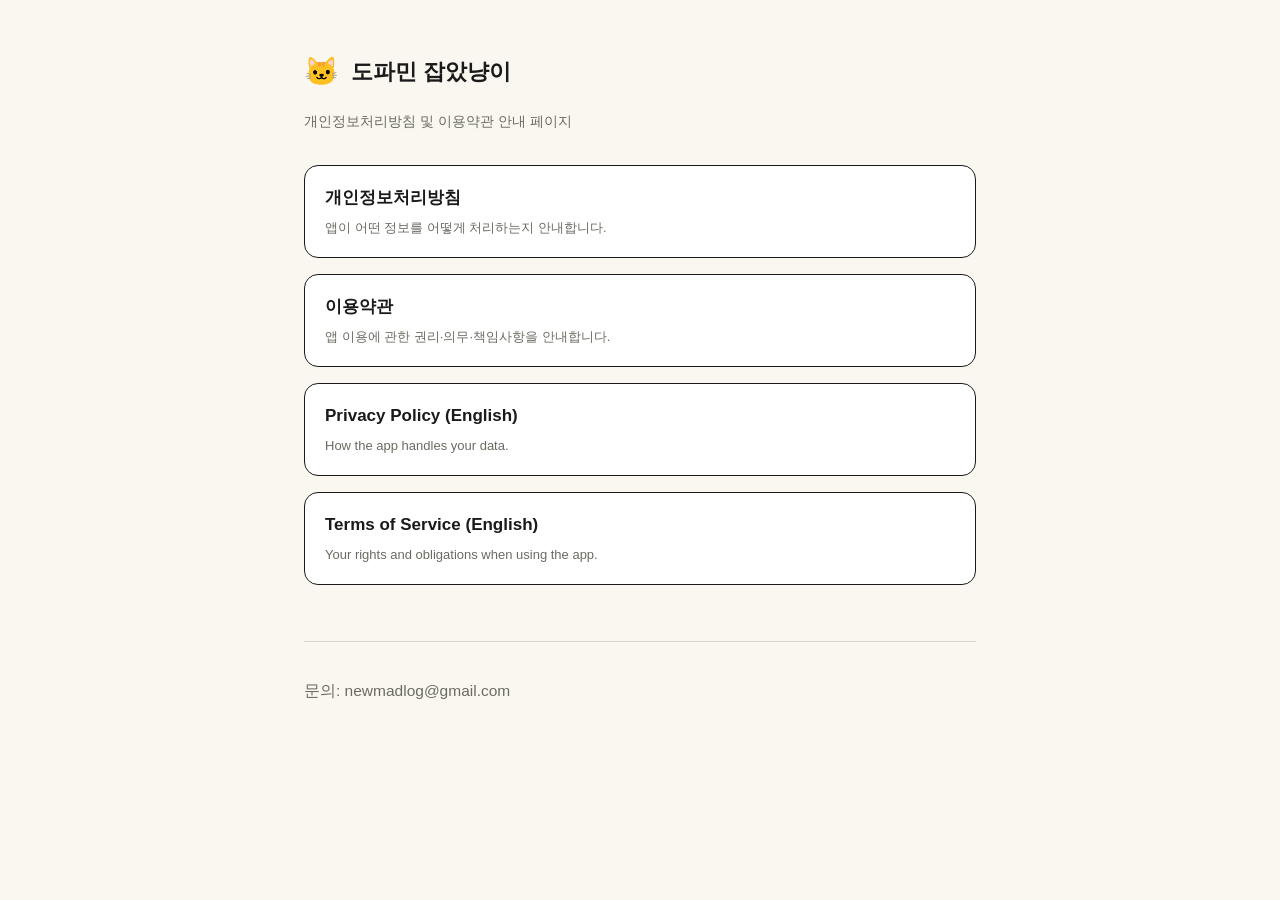
<file: index.html>
<!doctype html>
<html lang="ko">
<head>
<meta charset="utf-8" />
<meta name="viewport" content="width=device-width, initial-scale=1" />
<title>도파민 잡았냥이 / Doomscroll Cat - 정책 문서</title>
<link rel="stylesheet" href="style.css" />
</head>
<body>
<div class="page">
  <header class="site-header">
    <span class="mark">🐱</span>
    <h1>도파민 잡았냥이</h1>
  </header>
  <p class="effective-date">개인정보처리방침 및 이용약관 안내 페이지</p>

  <div class="index-links">
    <a href="privacy.html">
      개인정보처리방침
      <span>앱이 어떤 정보를 어떻게 처리하는지 안내합니다.</span>
    </a>
    <a href="terms.html">
      이용약관
      <span>앱 이용에 관한 권리·의무·책임사항을 안내합니다.</span>
    </a>
    <a href="privacy.en.html" lang="en">
      Privacy Policy (English)
      <span>How the app handles your data.</span>
    </a>
    <a href="terms.en.html" lang="en">
      Terms of Service (English)
      <span>Your rights and obligations when using the app.</span>
    </a>
  </div>

  <footer class="site-footer">
    <p>문의: newmadlog@gmail.com</p>
  </footer>
</div>
</body>
</html>
</file>
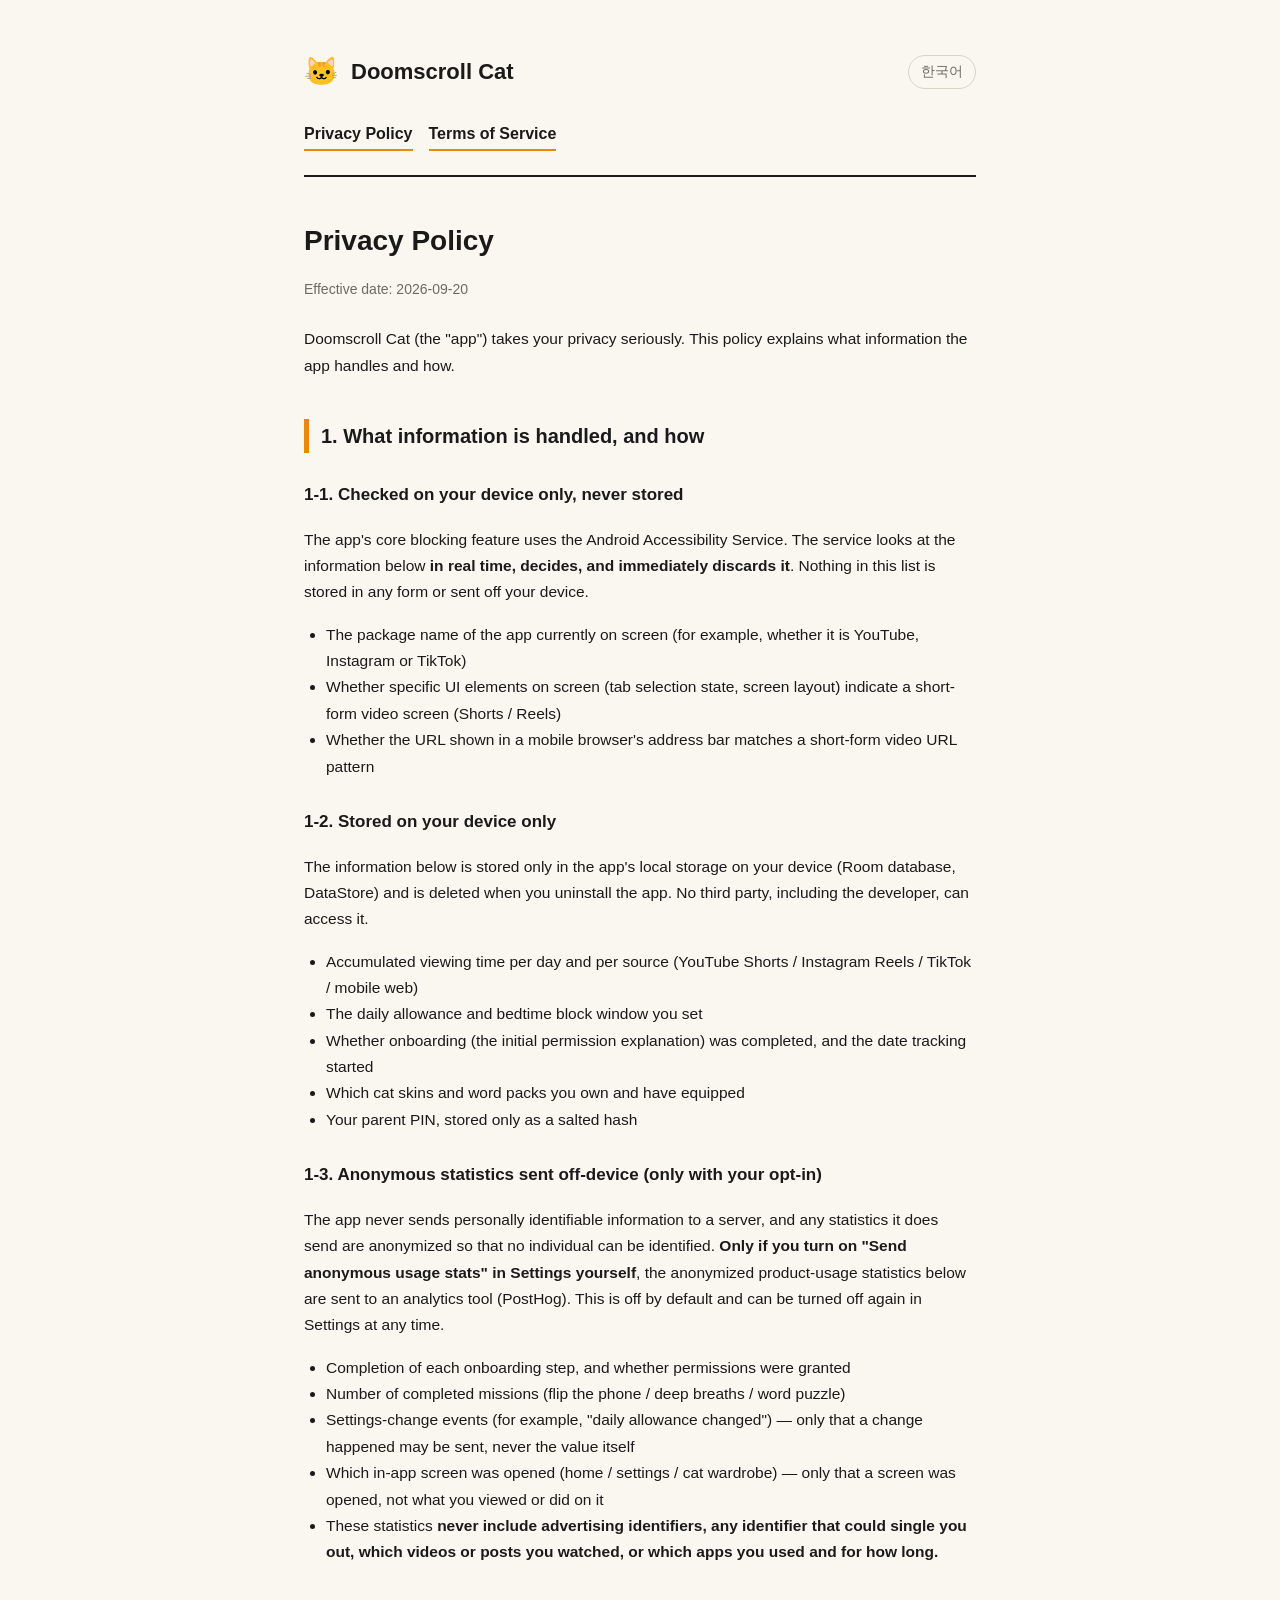
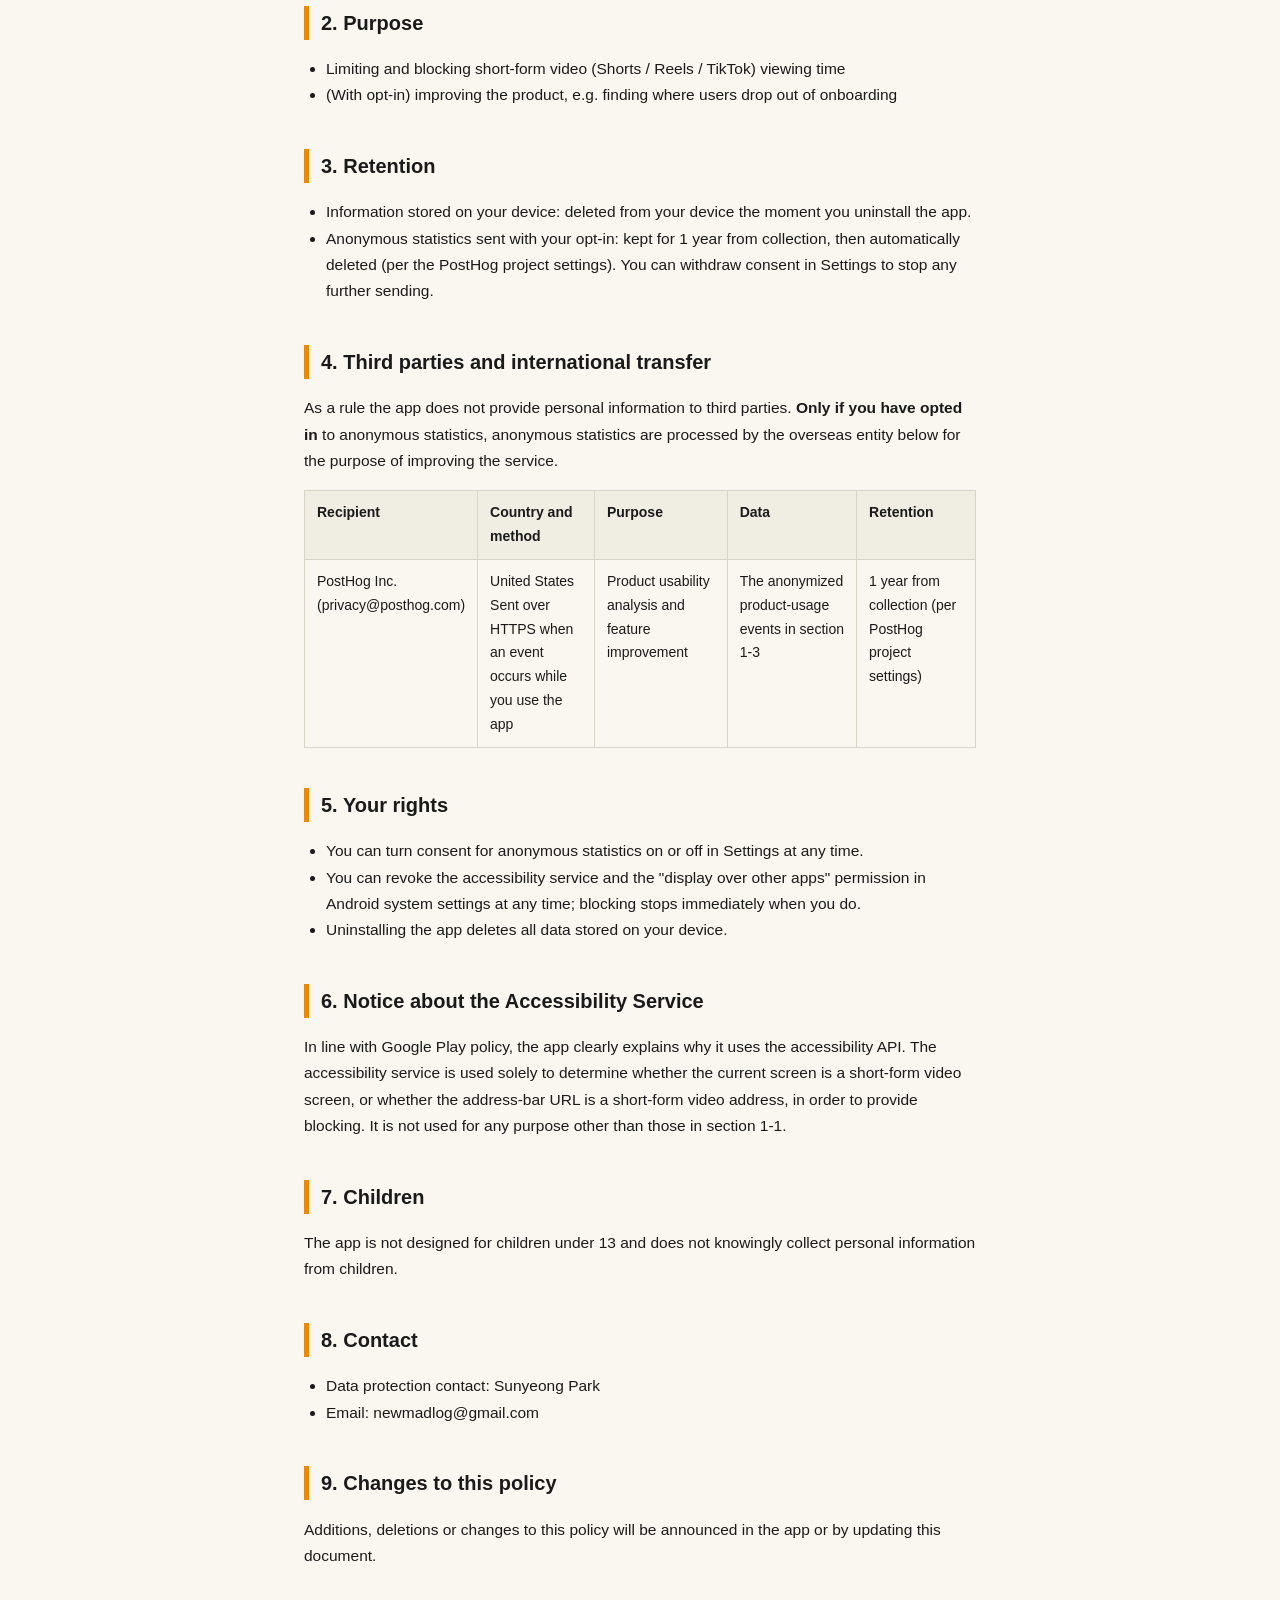
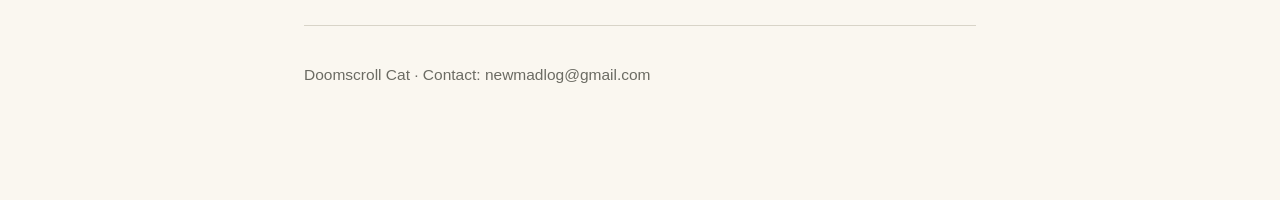
<file: privacy.en.html>
<!doctype html>
<html lang="en">
<head>
<meta charset="utf-8" />
<meta name="viewport" content="width=device-width, initial-scale=1" />
<title>Privacy Policy - Doomscroll Cat</title>
<link rel="stylesheet" href="style.css" />
</head>
<body>
<div class="page">
  <header class="site-header">
    <span class="mark">🐱</span>
    <h1>Doomscroll Cat</h1>
    <a class="lang-switch" href="privacy.html" lang="ko">한국어</a>
  </header>
  <nav class="doc-links">
    <a href="privacy.en.html">Privacy Policy</a>
    <a href="terms.en.html">Terms of Service</a>
  </nav>

  <h1 class="doc-title">Privacy Policy</h1>
  <p class="effective-date">Effective date: 2026-09-20</p>

  <p>Doomscroll Cat (the "app") takes your privacy seriously. This policy explains what
  information the app handles and how.</p>

  <h2>1. What information is handled, and how</h2>

  <h3>1-1. Checked on your device only, never stored</h3>
  <p>The app's core blocking feature uses the Android Accessibility Service. The service
  looks at the information below <strong>in real time, decides, and immediately discards
  it</strong>. Nothing in this list is stored in any form or sent off your device.</p>
  <ul>
    <li>The package name of the app currently on screen (for example, whether it is
      YouTube, Instagram or TikTok)</li>
    <li>Whether specific UI elements on screen (tab selection state, screen layout)
      indicate a short-form video screen (Shorts / Reels)</li>
    <li>Whether the URL shown in a mobile browser's address bar matches a short-form
      video URL pattern</li>
  </ul>

  <h3>1-2. Stored on your device only</h3>
  <p>The information below is stored only in the app's local storage on your device
  (Room database, DataStore) and is deleted when you uninstall the app. No third party,
  including the developer, can access it.</p>
  <ul>
    <li>Accumulated viewing time per day and per source (YouTube Shorts / Instagram
      Reels / TikTok / mobile web)</li>
    <li>The daily allowance and bedtime block window you set</li>
    <li>Whether onboarding (the initial permission explanation) was completed, and the
      date tracking started</li>
    <li>Which cat skins and word packs you own and have equipped</li>
    <li>Your parent PIN, stored only as a salted hash</li>
  </ul>

  <h3>1-3. Anonymous statistics sent off-device (only with your opt-in)</h3>
  <p>The app never sends personally identifiable information to a server, and any
  statistics it does send are anonymized so that no individual can be identified.
  <strong>Only if you turn on "Send anonymous usage stats" in Settings yourself</strong>,
  the anonymized product-usage statistics below are sent to an analytics tool (PostHog).
  This is off by default and can be turned off again in Settings at any time.</p>
  <ul>
    <li>Completion of each onboarding step, and whether permissions were granted</li>
    <li>Number of completed missions (flip the phone / deep breaths / word puzzle)</li>
    <li>Settings-change events (for example, "daily allowance changed") — only that a
      change happened may be sent, never the value itself</li>
    <li>Which in-app screen was opened (home / settings / cat wardrobe) — only that a
      screen was opened, not what you viewed or did on it</li>
    <li>These statistics <strong>never include advertising identifiers, any identifier
      that could single you out, which videos or posts you watched, or which apps you
      used and for how long.</strong></li>
  </ul>

  <h2>2. Purpose</h2>
  <ul>
    <li>Limiting and blocking short-form video (Shorts / Reels / TikTok) viewing time</li>
    <li>(With opt-in) improving the product, e.g. finding where users drop out of
      onboarding</li>
  </ul>

  <h2>3. Retention</h2>
  <ul>
    <li>Information stored on your device: deleted from your device the moment you
      uninstall the app.</li>
    <li>Anonymous statistics sent with your opt-in: kept for 1 year from collection, then
      automatically deleted (per the PostHog project settings). You can withdraw consent
      in Settings to stop any further sending.</li>
  </ul>

  <h2>4. Third parties and international transfer</h2>
  <p>As a rule the app does not provide personal information to third parties.
  <strong>Only if you have opted in</strong> to anonymous statistics, anonymous
  statistics are processed by the overseas entity below for the purpose of improving
  the service.</p>
  <table>
    <thead>
      <tr><th>Recipient</th><th>Country and method</th><th>Purpose</th><th>Data</th><th>Retention</th></tr>
    </thead>
    <tbody>
      <tr>
        <td>PostHog Inc.<br>(privacy@posthog.com)</td>
        <td>United States<br>Sent over HTTPS when an event occurs while you use the app</td>
        <td>Product usability analysis and feature improvement</td>
        <td>The anonymized product-usage events in section 1-3</td>
        <td>1 year from collection (per PostHog project settings)</td>
      </tr>
    </tbody>
  </table>

  <h2>5. Your rights</h2>
  <ul>
    <li>You can turn consent for anonymous statistics on or off in Settings at any
      time.</li>
    <li>You can revoke the accessibility service and the "display over other apps"
      permission in Android system settings at any time; blocking stops immediately when
      you do.</li>
    <li>Uninstalling the app deletes all data stored on your device.</li>
  </ul>

  <h2>6. Notice about the Accessibility Service</h2>
  <p>In line with Google Play policy, the app clearly explains why it uses the
  accessibility API. The accessibility service is used solely to determine whether the
  current screen is a short-form video screen, or whether the address-bar URL is a
  short-form video address, in order to provide blocking. It is not used for any purpose
  other than those in section 1-1.</p>

  <h2>7. Children</h2>
  <p>The app is not designed for children under 13 and does not knowingly collect
  personal information from children.</p>

  <h2>8. Contact</h2>
  <ul>
    <li>Data protection contact: Sunyeong Park</li>
    <li>Email: newmadlog@gmail.com</li>
  </ul>

  <h2>9. Changes to this policy</h2>
  <p>Additions, deletions or changes to this policy will be announced in the app or by
  updating this document.</p>

  <footer class="site-footer">
    <p>Doomscroll Cat · Contact: newmadlog@gmail.com</p>
  </footer>
</div>
</body>
</html>
</file>
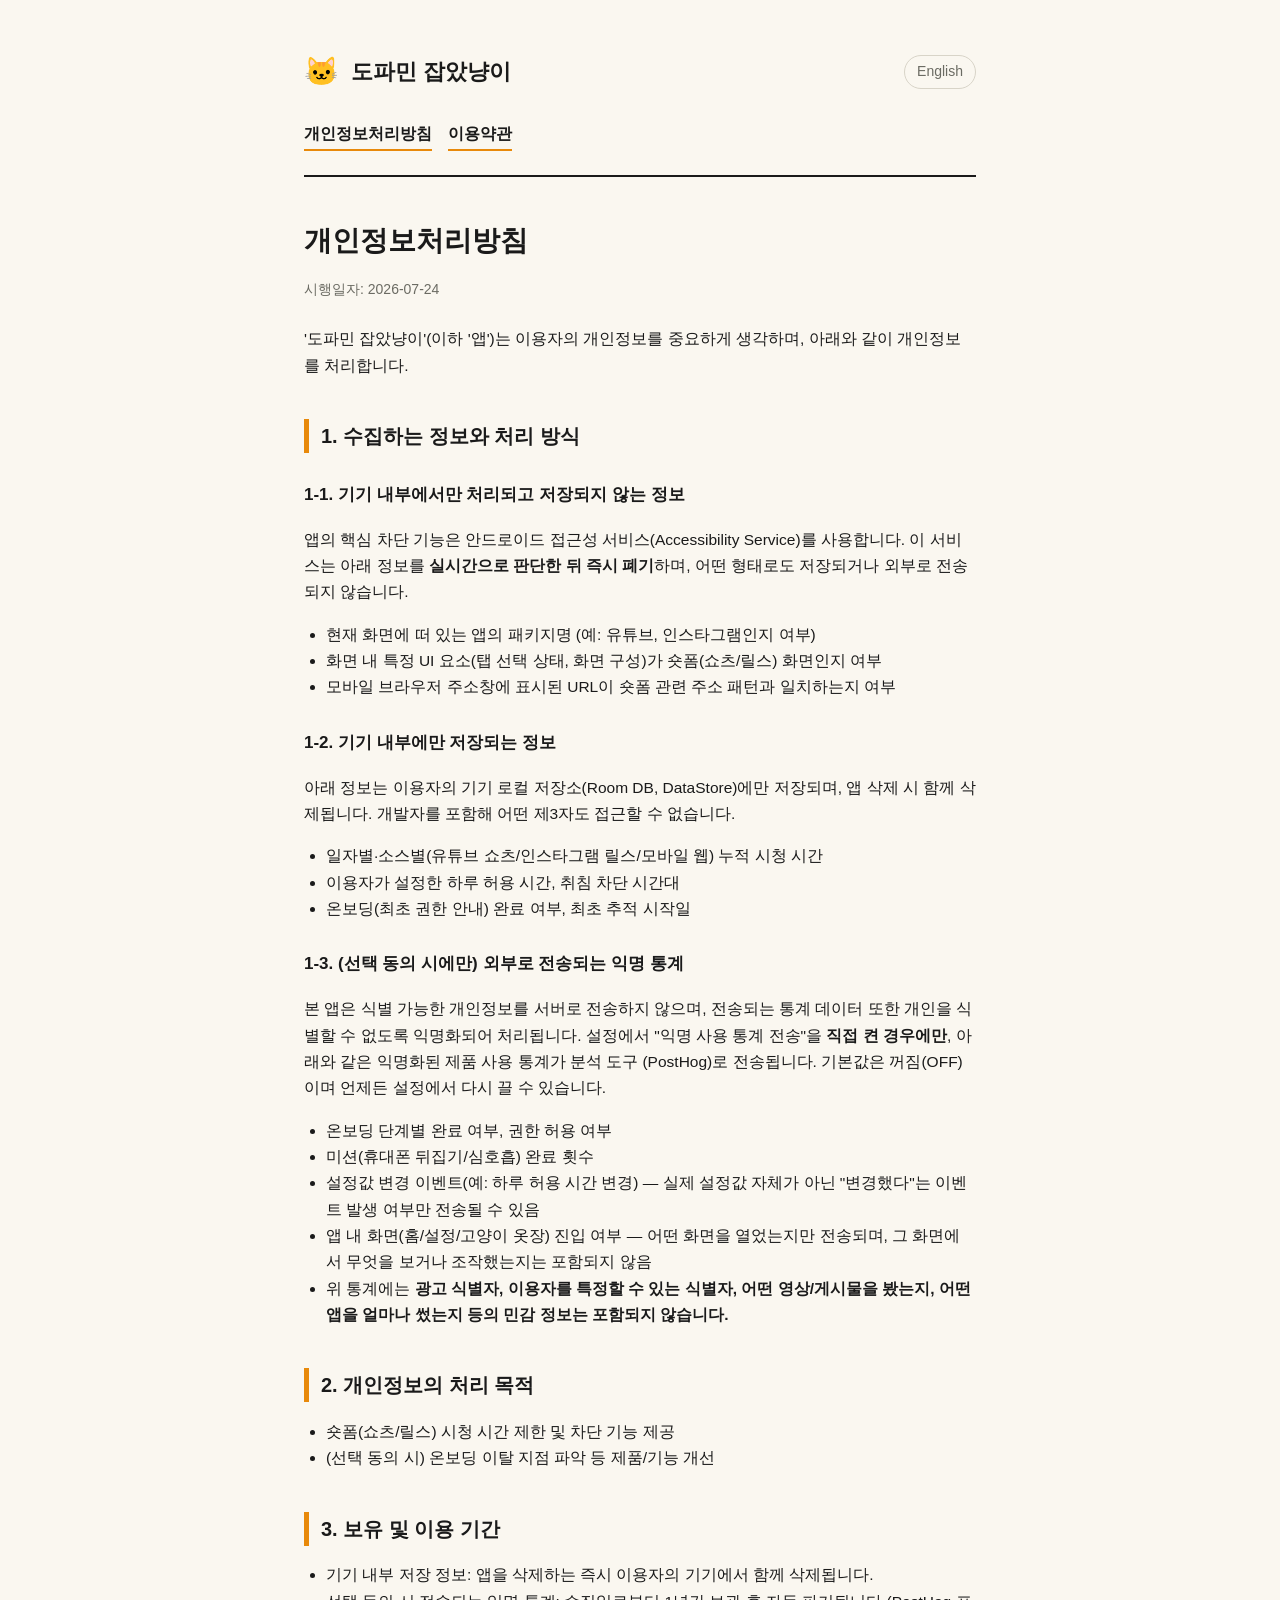
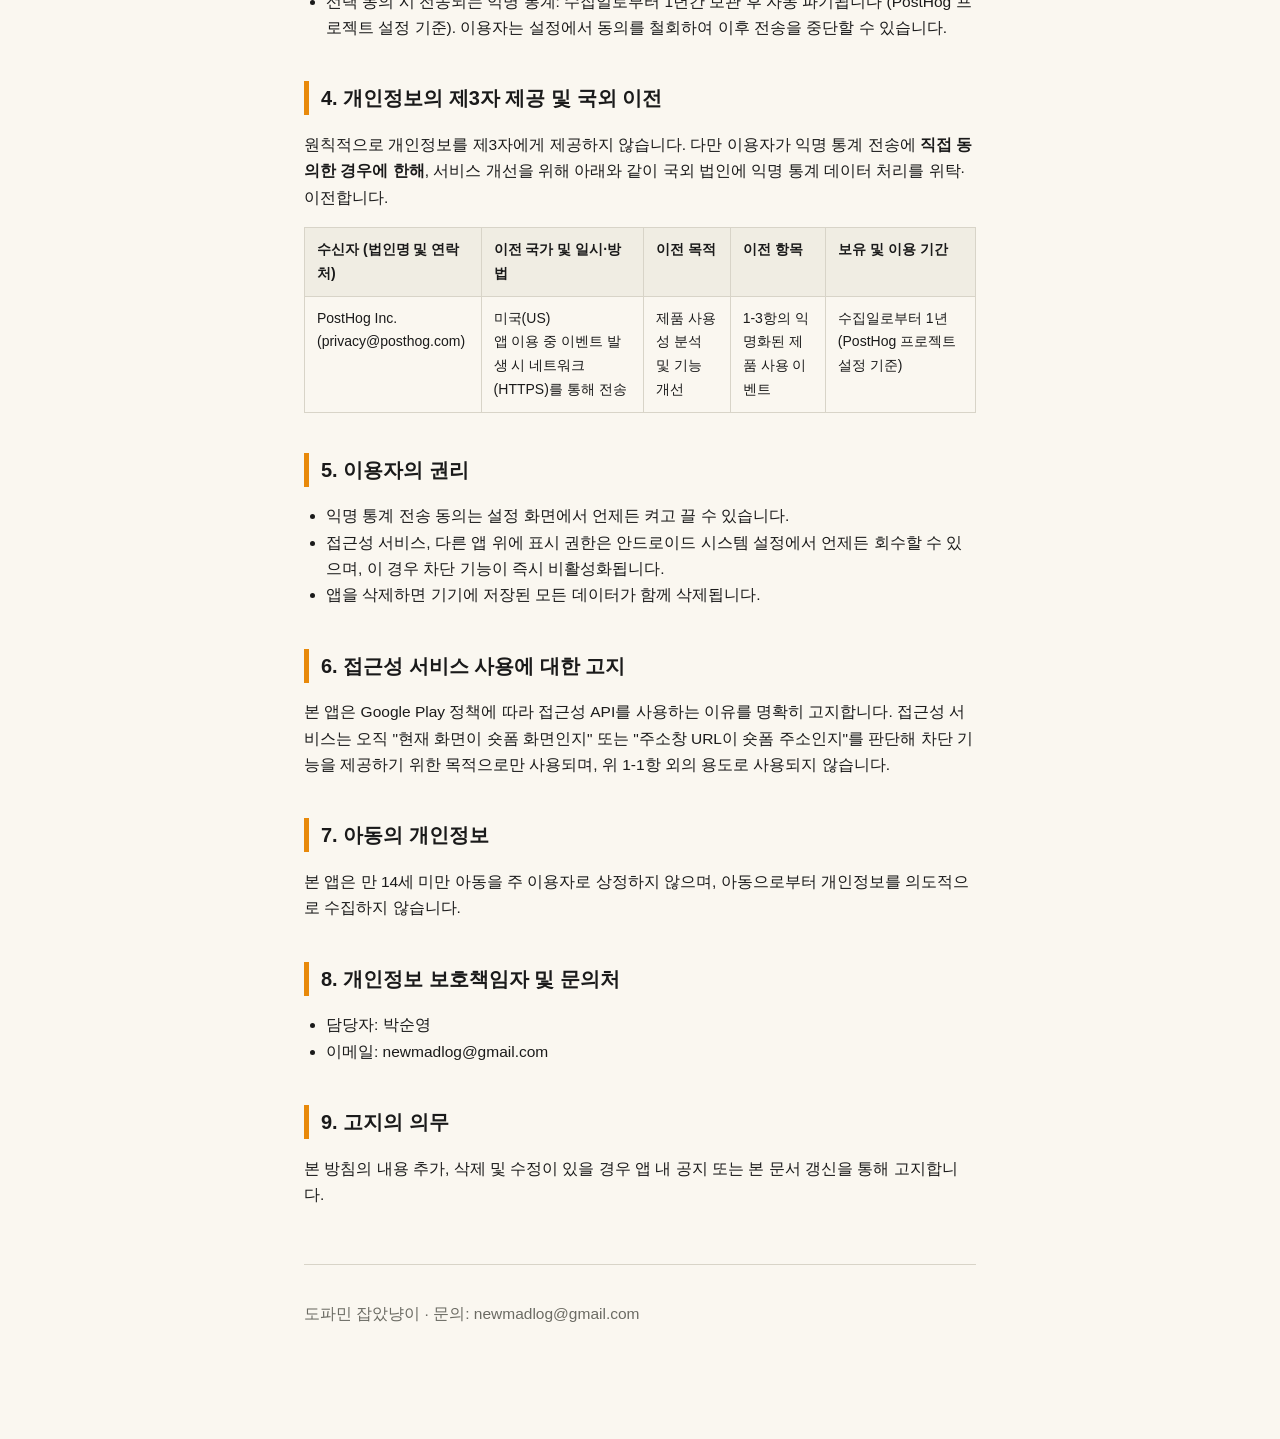
<file: privacy.html>
<!doctype html>
<html lang="ko">
<head>
<meta charset="utf-8" />
<meta name="viewport" content="width=device-width, initial-scale=1" />
<title>개인정보처리방침 - 도파민 잡았냥이</title>
<link rel="stylesheet" href="style.css" />
</head>
<body>
<div class="page">
  <header class="site-header">
    <span class="mark">🐱</span>
    <h1>도파민 잡았냥이</h1>
    <a class="lang-switch" href="privacy.en.html" lang="en">English</a>
  </header>
  <nav class="doc-links">
    <a href="privacy.html">개인정보처리방침</a>
    <a href="terms.html">이용약관</a>
  </nav>

  <h1 class="doc-title">개인정보처리방침</h1>
  <p class="effective-date">시행일자: 2026-07-24</p>

  <p>'도파민 잡았냥이'(이하 '앱')는 이용자의 개인정보를 중요하게 생각하며, 아래와 같이
  개인정보를 처리합니다.</p>

  <h2>1. 수집하는 정보와 처리 방식</h2>

  <h3>1-1. 기기 내부에서만 처리되고 저장되지 않는 정보</h3>
  <p>앱의 핵심 차단 기능은 안드로이드 접근성 서비스(Accessibility Service)를 사용합니다.
  이 서비스는 아래 정보를 <strong>실시간으로 판단한 뒤 즉시 폐기</strong>하며, 어떤
  형태로도 저장되거나 외부로 전송되지 않습니다.</p>
  <ul>
    <li>현재 화면에 떠 있는 앱의 패키지명 (예: 유튜브, 인스타그램인지 여부)</li>
    <li>화면 내 특정 UI 요소(탭 선택 상태, 화면 구성)가 숏폼(쇼츠/릴스) 화면인지 여부</li>
    <li>모바일 브라우저 주소창에 표시된 URL이 숏폼 관련 주소 패턴과 일치하는지 여부</li>
  </ul>

  <h3>1-2. 기기 내부에만 저장되는 정보</h3>
  <p>아래 정보는 이용자의 기기 로컬 저장소(Room DB, DataStore)에만 저장되며, 앱 삭제 시
  함께 삭제됩니다. 개발자를 포함해 어떤 제3자도 접근할 수 없습니다.</p>
  <ul>
    <li>일자별·소스별(유튜브 쇼츠/인스타그램 릴스/모바일 웹) 누적 시청 시간</li>
    <li>이용자가 설정한 하루 허용 시간, 취침 차단 시간대</li>
    <li>온보딩(최초 권한 안내) 완료 여부, 최초 추적 시작일</li>
  </ul>

  <h3>1-3. (선택 동의 시에만) 외부로 전송되는 익명 통계</h3>
  <p>본 앱은 식별 가능한 개인정보를 서버로 전송하지 않으며, 전송되는 통계 데이터
  또한 개인을 식별할 수 없도록 익명화되어 처리됩니다. 설정에서 "익명 사용 통계 전송"을
  <strong>직접 켠 경우에만</strong>, 아래와 같은 익명화된 제품 사용 통계가 분석 도구
  (PostHog)로 전송됩니다. 기본값은 꺼짐(OFF)이며 언제든 설정에서 다시 끌 수 있습니다.</p>
  <ul>
    <li>온보딩 단계별 완료 여부, 권한 허용 여부</li>
    <li>미션(휴대폰 뒤집기/심호흡) 완료 횟수</li>
    <li>설정값 변경 이벤트(예: 하루 허용 시간 변경) — 실제 설정값 자체가 아닌
      "변경했다"는 이벤트 발생 여부만 전송될 수 있음</li>
    <li>앱 내 화면(홈/설정/고양이 옷장) 진입 여부 — 어떤 화면을 열었는지만 전송되며,
      그 화면에서 무엇을 보거나 조작했는지는 포함되지 않음</li>
    <li>위 통계에는 <strong>광고 식별자, 이용자를 특정할 수 있는 식별자, 어떤
      영상/게시물을 봤는지, 어떤 앱을 얼마나 썼는지 등의 민감 정보는 포함되지
      않습니다.</strong></li>
  </ul>

  <h2>2. 개인정보의 처리 목적</h2>
  <ul>
    <li>숏폼(쇼츠/릴스) 시청 시간 제한 및 차단 기능 제공</li>
    <li>(선택 동의 시) 온보딩 이탈 지점 파악 등 제품/기능 개선</li>
  </ul>

  <h2>3. 보유 및 이용 기간</h2>
  <ul>
    <li>기기 내부 저장 정보: 앱을 삭제하는 즉시 이용자의 기기에서 함께 삭제됩니다.</li>
    <li>선택 동의 시 전송되는 익명 통계: 수집일로부터 1년간 보관 후 자동
      파기됩니다 (PostHog 프로젝트 설정 기준). 이용자는 설정에서 동의를 철회하여
      이후 전송을 중단할 수 있습니다.</li>
  </ul>

  <h2>4. 개인정보의 제3자 제공 및 국외 이전</h2>
  <p>원칙적으로 개인정보를 제3자에게 제공하지 않습니다. 다만 이용자가 익명 통계 전송에
  <strong>직접 동의한 경우에 한해</strong>, 서비스 개선을 위해 아래와 같이 국외 법인에
  익명 통계 데이터 처리를 위탁·이전합니다.</p>
  <table>
    <thead>
      <tr><th>수신자 (법인명 및 연락처)</th><th>이전 국가 및 일시·방법</th><th>이전 목적</th><th>이전 항목</th><th>보유 및 이용 기간</th></tr>
    </thead>
    <tbody>
      <tr>
        <td>PostHog Inc.<br>(privacy@posthog.com)</td>
        <td>미국(US)<br>앱 이용 중 이벤트 발생 시 네트워크(HTTPS)를 통해 전송</td>
        <td>제품 사용성 분석 및 기능 개선</td>
        <td>1-3항의 익명화된 제품 사용 이벤트</td>
        <td>수집일로부터 1년 (PostHog 프로젝트 설정 기준)</td>
      </tr>
    </tbody>
  </table>

  <h2>5. 이용자의 권리</h2>
  <ul>
    <li>익명 통계 전송 동의는 설정 화면에서 언제든 켜고 끌 수 있습니다.</li>
    <li>접근성 서비스, 다른 앱 위에 표시 권한은 안드로이드 시스템 설정에서 언제든
      회수할 수 있으며, 이 경우 차단 기능이 즉시 비활성화됩니다.</li>
    <li>앱을 삭제하면 기기에 저장된 모든 데이터가 함께 삭제됩니다.</li>
  </ul>

  <h2>6. 접근성 서비스 사용에 대한 고지</h2>
  <p>본 앱은 Google Play 정책에 따라 접근성 API를 사용하는 이유를 명확히 고지합니다.
  접근성 서비스는 오직 "현재 화면이 숏폼 화면인지" 또는 "주소창 URL이 숏폼 주소인지"를
  판단해 차단 기능을 제공하기 위한 목적으로만 사용되며, 위 1-1항 외의 용도로 사용되지
  않습니다.</p>

  <h2>7. 아동의 개인정보</h2>
  <p>본 앱은 만 14세 미만 아동을 주 이용자로 상정하지 않으며, 아동으로부터 개인정보를
  의도적으로 수집하지 않습니다.</p>

  <h2>8. 개인정보 보호책임자 및 문의처</h2>
  <ul>
    <li>담당자: 박순영</li>
    <li>이메일: newmadlog@gmail.com</li>
  </ul>

  <h2>9. 고지의 의무</h2>
  <p>본 방침의 내용 추가, 삭제 및 수정이 있을 경우 앱 내 공지 또는 본 문서 갱신을 통해
  고지합니다.</p>

  <footer class="site-footer">
    <p>도파민 잡았냥이 · 문의: newmadlog@gmail.com</p>
  </footer>
</div>
</body>
</html>
</file>
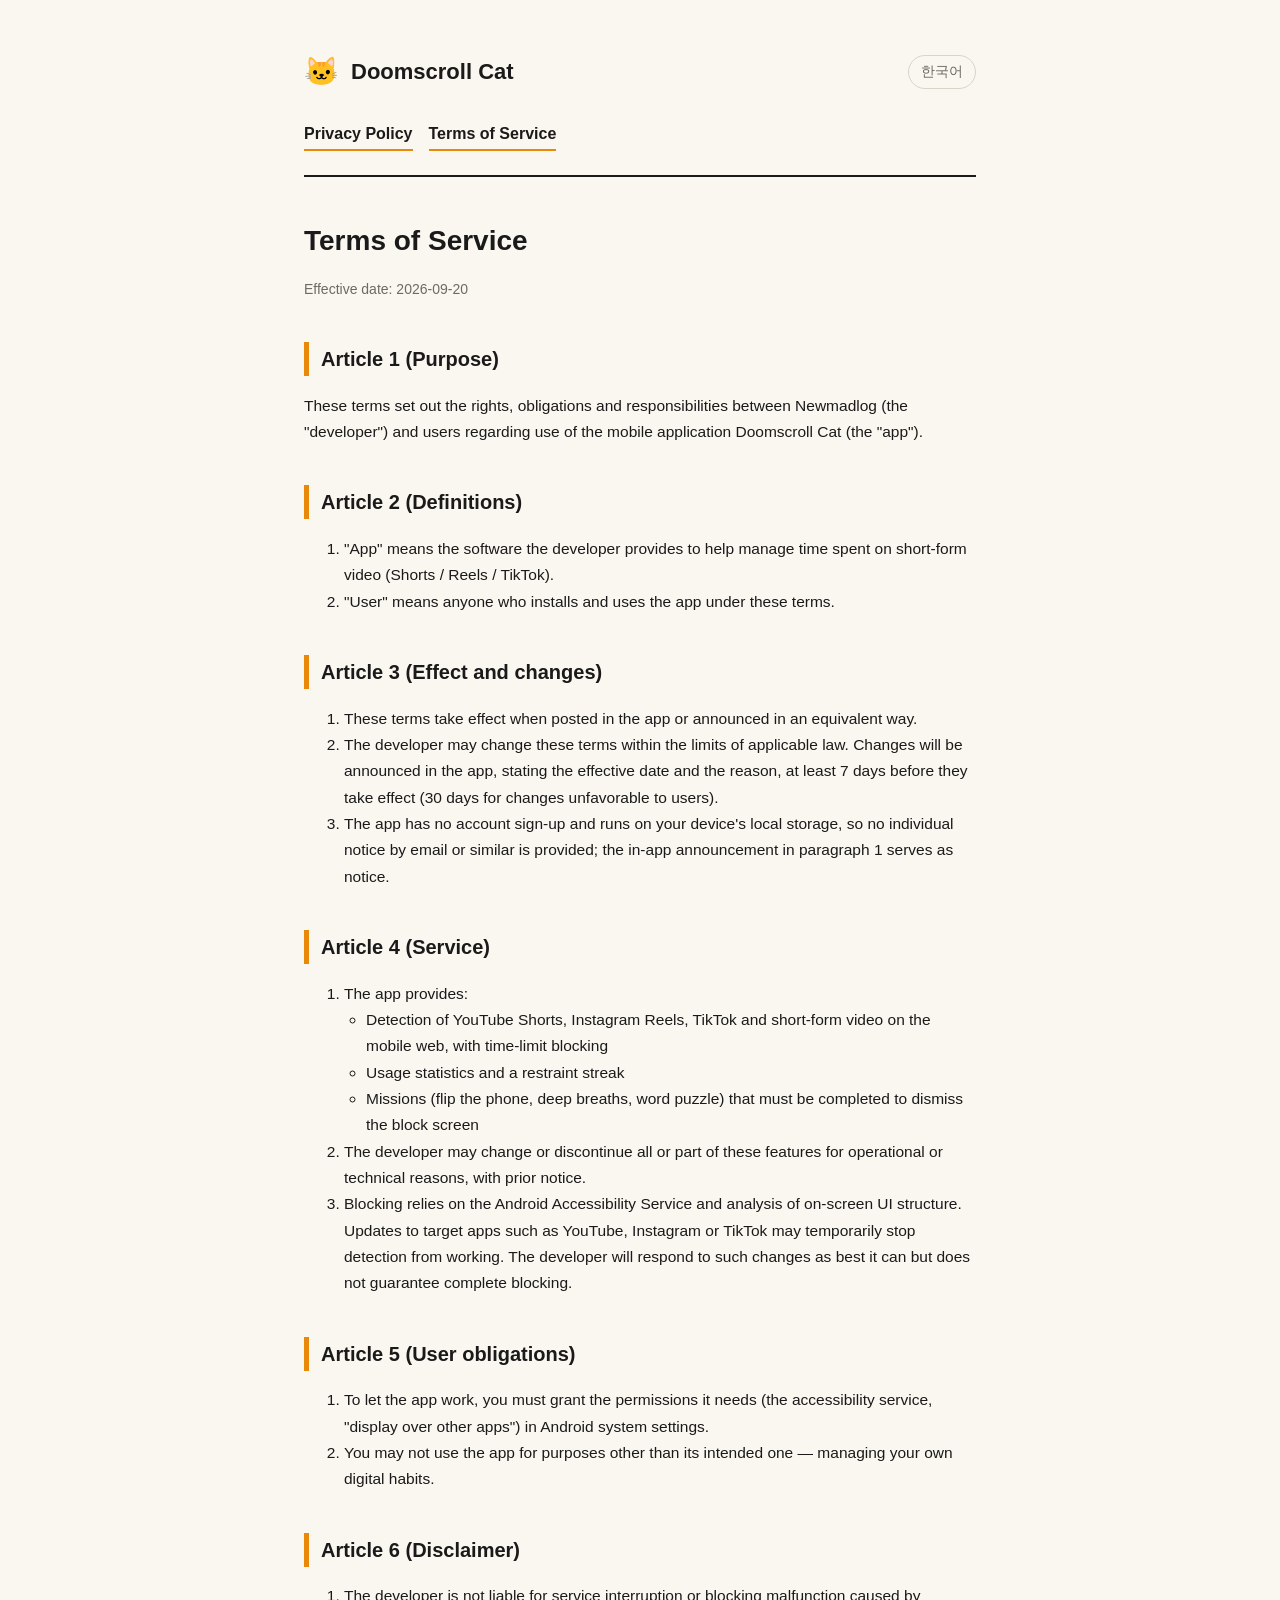
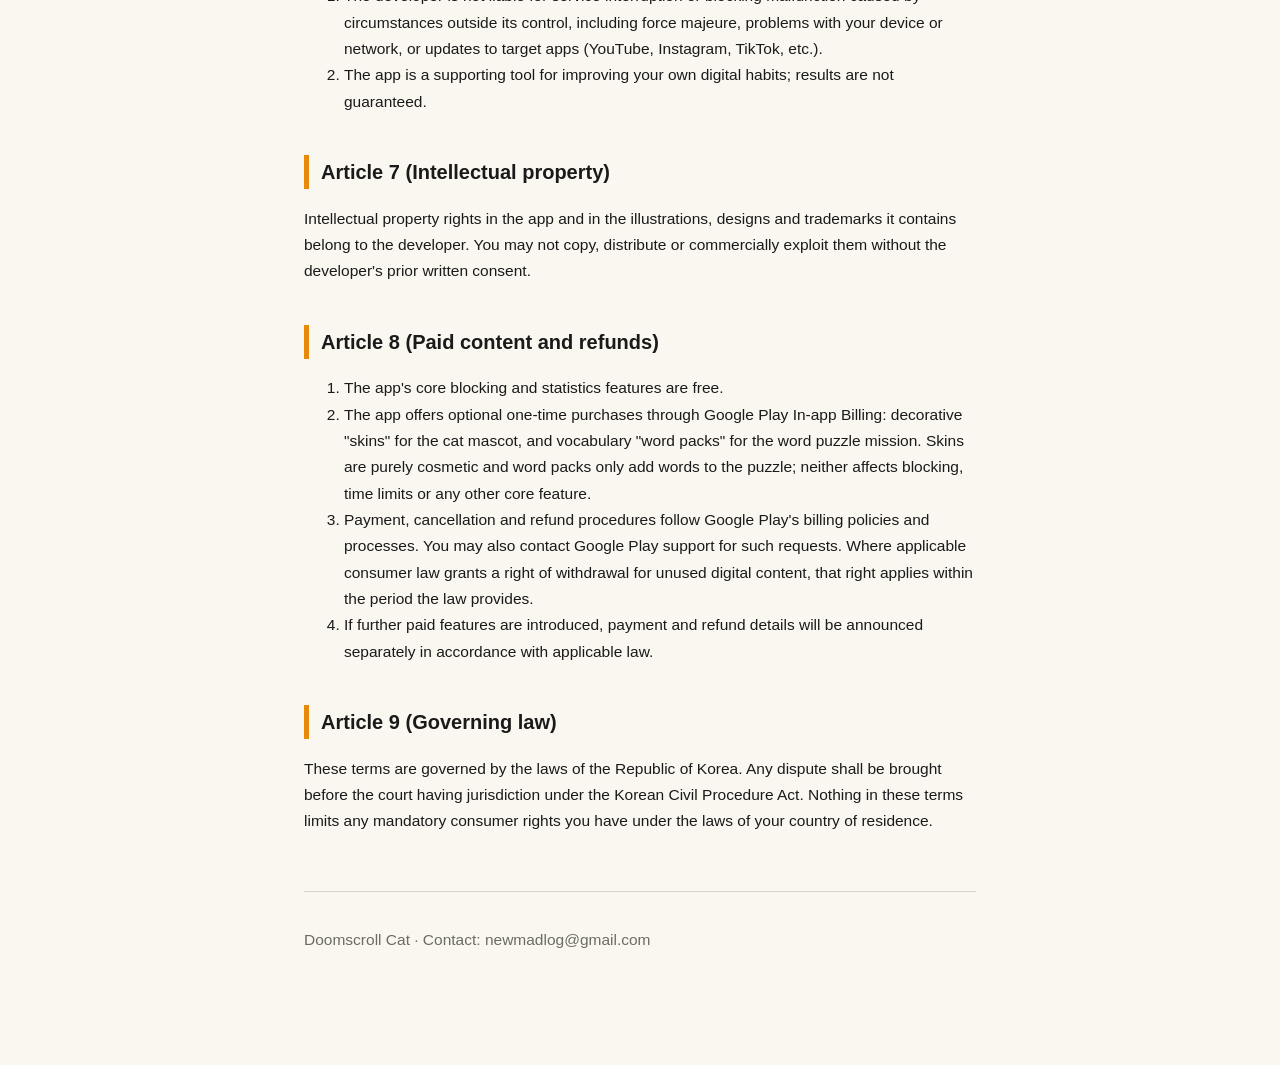
<file: terms.en.html>
<!doctype html>
<html lang="en">
<head>
<meta charset="utf-8" />
<meta name="viewport" content="width=device-width, initial-scale=1" />
<title>Terms of Service - Doomscroll Cat</title>
<link rel="stylesheet" href="style.css" />
</head>
<body>
<div class="page">
  <header class="site-header">
    <span class="mark">🐱</span>
    <h1>Doomscroll Cat</h1>
    <a class="lang-switch" href="terms.html" lang="ko">한국어</a>
  </header>
  <nav class="doc-links">
    <a href="privacy.en.html">Privacy Policy</a>
    <a href="terms.en.html">Terms of Service</a>
  </nav>

  <h1 class="doc-title">Terms of Service</h1>
  <p class="effective-date">Effective date: 2026-09-20</p>

  <h2>Article 1 (Purpose)</h2>
  <p>These terms set out the rights, obligations and responsibilities between Newmadlog
  (the "developer") and users regarding use of the mobile application Doomscroll Cat
  (the "app").</p>

  <h2>Article 2 (Definitions)</h2>
  <ol>
    <li>"App" means the software the developer provides to help manage time spent on
      short-form video (Shorts / Reels / TikTok).</li>
    <li>"User" means anyone who installs and uses the app under these terms.</li>
  </ol>

  <h2>Article 3 (Effect and changes)</h2>
  <ol>
    <li>These terms take effect when posted in the app or announced in an equivalent
      way.</li>
    <li>The developer may change these terms within the limits of applicable law.
      Changes will be announced in the app, stating the effective date and the reason,
      at least 7 days before they take effect (30 days for changes unfavorable to
      users).</li>
    <li>The app has no account sign-up and runs on your device's local storage, so no
      individual notice by email or similar is provided; the in-app announcement in
      paragraph 1 serves as notice.</li>
  </ol>

  <h2>Article 4 (Service)</h2>
  <ol>
    <li>The app provides:
      <ul>
        <li>Detection of YouTube Shorts, Instagram Reels, TikTok and short-form video on
          the mobile web, with time-limit blocking</li>
        <li>Usage statistics and a restraint streak</li>
        <li>Missions (flip the phone, deep breaths, word puzzle) that must be completed
          to dismiss the block screen</li>
      </ul>
    </li>
    <li>The developer may change or discontinue all or part of these features for
      operational or technical reasons, with prior notice.</li>
    <li>Blocking relies on the Android Accessibility Service and analysis of on-screen
      UI structure. Updates to target apps such as YouTube, Instagram or TikTok may
      temporarily stop detection from working. The developer will respond to such
      changes as best it can but does not guarantee complete blocking.</li>
  </ol>

  <h2>Article 5 (User obligations)</h2>
  <ol>
    <li>To let the app work, you must grant the permissions it needs (the accessibility
      service, "display over other apps") in Android system settings.</li>
    <li>You may not use the app for purposes other than its intended one — managing your
      own digital habits.</li>
  </ol>

  <h2>Article 6 (Disclaimer)</h2>
  <ol>
    <li>The developer is not liable for service interruption or blocking malfunction
      caused by circumstances outside its control, including force majeure, problems
      with your device or network, or updates to target apps (YouTube, Instagram,
      TikTok, etc.).</li>
    <li>The app is a supporting tool for improving your own digital habits; results are
      not guaranteed.</li>
  </ol>

  <h2>Article 7 (Intellectual property)</h2>
  <p>Intellectual property rights in the app and in the illustrations, designs and
  trademarks it contains belong to the developer. You may not copy, distribute or
  commercially exploit them without the developer's prior written consent.</p>

  <h2>Article 8 (Paid content and refunds)</h2>
  <ol>
    <li>The app's core blocking and statistics features are free.</li>
    <li>The app offers optional one-time purchases through Google Play In-app Billing:
      decorative "skins" for the cat mascot, and vocabulary "word packs" for the word
      puzzle mission. Skins are purely cosmetic and word packs only add words to the
      puzzle; neither affects blocking, time limits or any other core feature.</li>
    <li>Payment, cancellation and refund procedures follow Google Play's billing
      policies and processes. You may also contact Google Play support for such
      requests. Where applicable consumer law grants a right of withdrawal for unused
      digital content, that right applies within the period the law provides.</li>
    <li>If further paid features are introduced, payment and refund details will be
      announced separately in accordance with applicable law.</li>
  </ol>

  <h2>Article 9 (Governing law)</h2>
  <p>These terms are governed by the laws of the Republic of Korea. Any dispute shall be
  brought before the court having jurisdiction under the Korean Civil Procedure Act.
  Nothing in these terms limits any mandatory consumer rights you have under the laws of
  your country of residence.</p>

  <footer class="site-footer">
    <p>Doomscroll Cat · Contact: newmadlog@gmail.com</p>
  </footer>
</div>
</body>
</html>
</file>
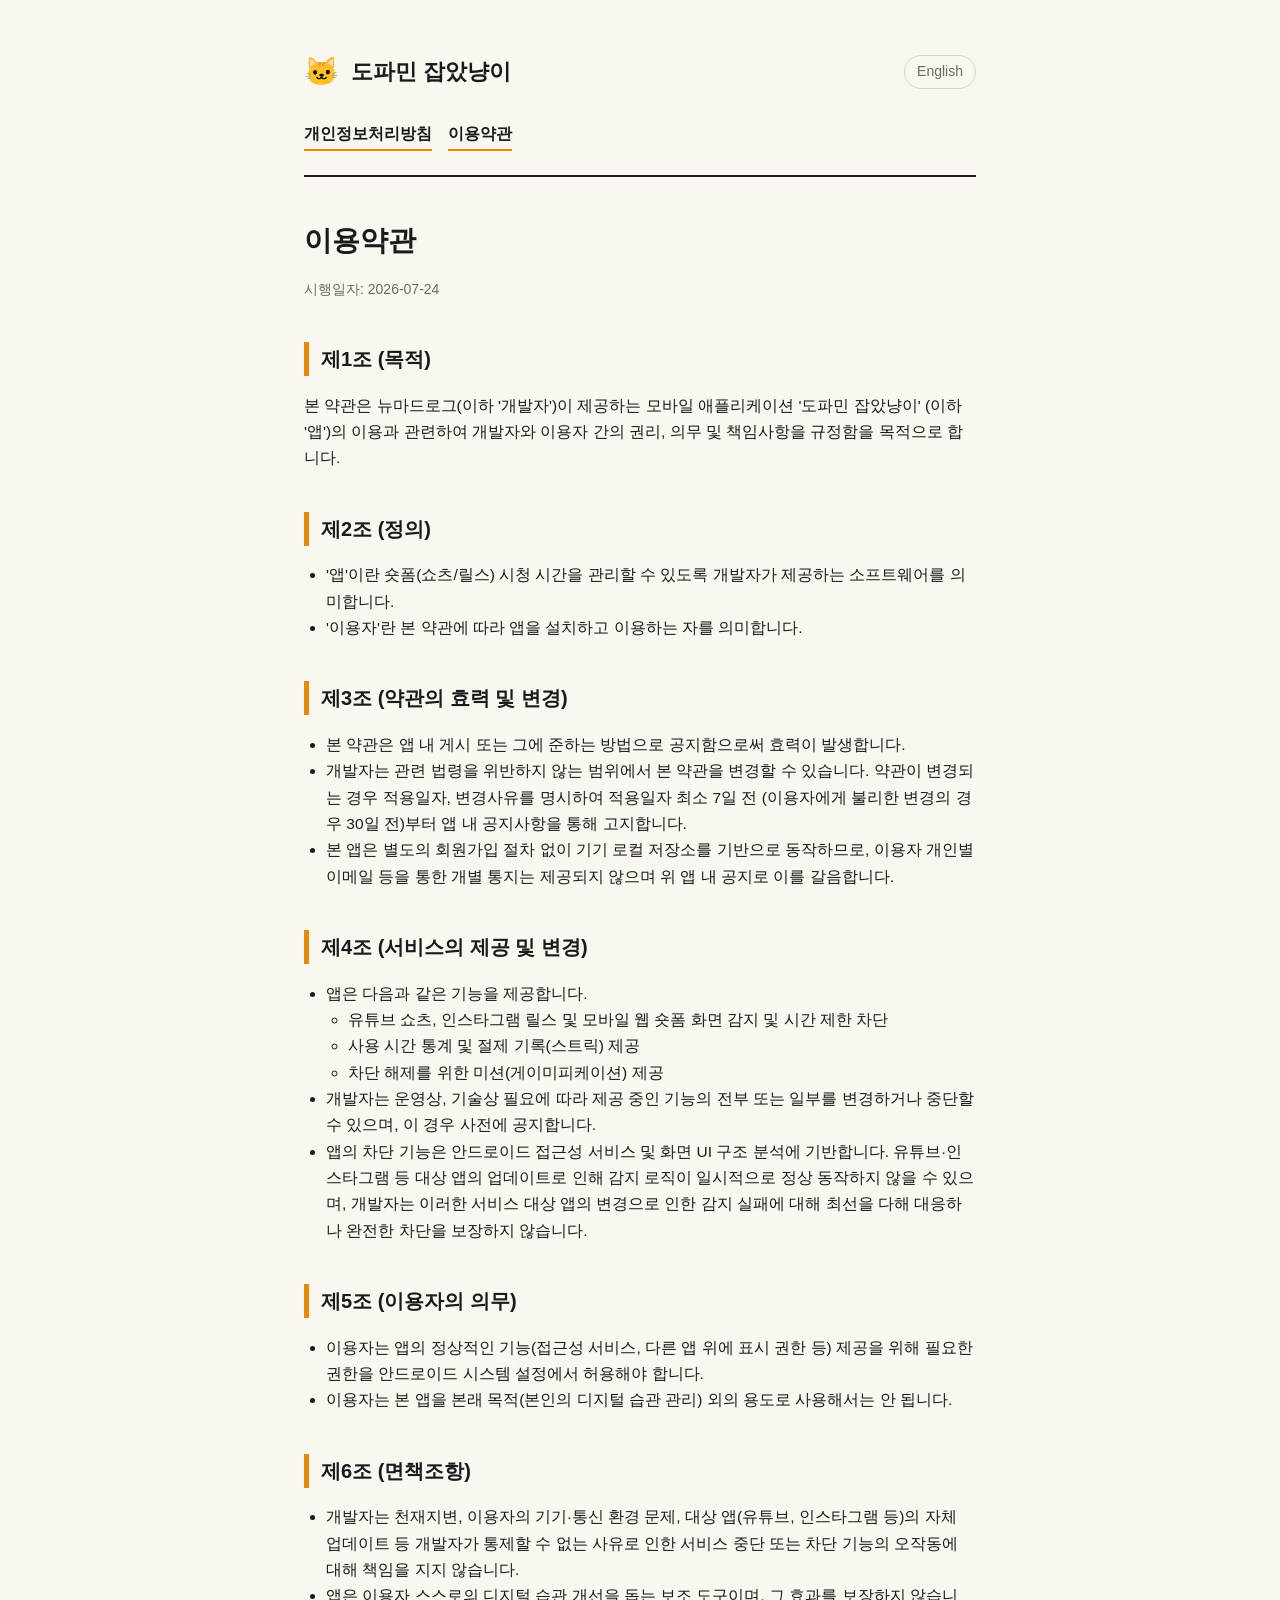
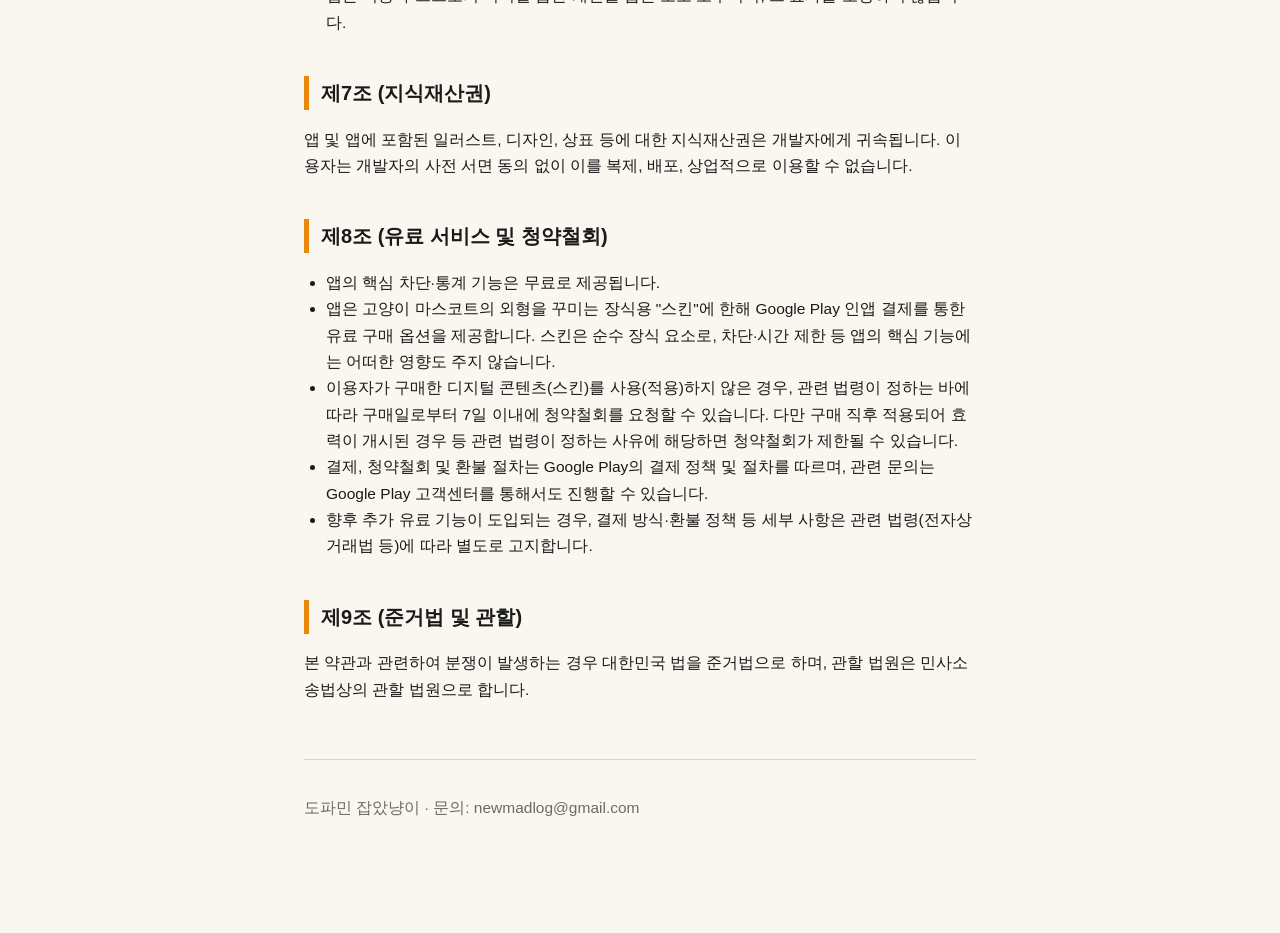
<file: terms.html>
<!doctype html>
<html lang="ko">
<head>
<meta charset="utf-8" />
<meta name="viewport" content="width=device-width, initial-scale=1" />
<title>이용약관 - 도파민 잡았냥이</title>
<link rel="stylesheet" href="style.css" />
</head>
<body>
<div class="page">
  <header class="site-header">
    <span class="mark">🐱</span>
    <h1>도파민 잡았냥이</h1>
    <a class="lang-switch" href="terms.en.html" lang="en">English</a>
  </header>
  <nav class="doc-links">
    <a href="privacy.html">개인정보처리방침</a>
    <a href="terms.html">이용약관</a>
  </nav>

  <h1 class="doc-title">이용약관</h1>
  <p class="effective-date">시행일자: 2026-07-24</p>

  <h2>제1조 (목적)</h2>
  <p>본 약관은 뉴마드로그(이하 '개발자')이 제공하는 모바일 애플리케이션 '도파민 잡았냥이'
  (이하 '앱')의 이용과 관련하여 개발자와 이용자 간의 권리, 의무 및 책임사항을 규정함을
  목적으로 합니다.</p>

  <h2>제2조 (정의)</h2>
  <ul>
    <li>'앱'이란 숏폼(쇼츠/릴스) 시청 시간을 관리할 수 있도록 개발자가 제공하는
      소프트웨어를 의미합니다.</li>
    <li>'이용자'란 본 약관에 따라 앱을 설치하고 이용하는 자를 의미합니다.</li>
  </ul>

  <h2>제3조 (약관의 효력 및 변경)</h2>
  <ul>
    <li>본 약관은 앱 내 게시 또는 그에 준하는 방법으로 공지함으로써 효력이
      발생합니다.</li>
    <li>개발자는 관련 법령을 위반하지 않는 범위에서 본 약관을 변경할 수 있습니다.
      약관이 변경되는 경우 적용일자, 변경사유를 명시하여 적용일자 최소 7일 전
      (이용자에게 불리한 변경의 경우 30일 전)부터 앱 내 공지사항을 통해
      고지합니다.</li>
    <li>본 앱은 별도의 회원가입 절차 없이 기기 로컬 저장소를 기반으로 동작하므로,
      이용자 개인별 이메일 등을 통한 개별 통지는 제공되지 않으며 위 앱 내 공지로
      이를 갈음합니다.</li>
  </ul>

  <h2>제4조 (서비스의 제공 및 변경)</h2>
  <ul>
    <li>앱은 다음과 같은 기능을 제공합니다.
      <ul>
        <li>유튜브 쇼츠, 인스타그램 릴스 및 모바일 웹 숏폼 화면 감지 및 시간 제한 차단</li>
        <li>사용 시간 통계 및 절제 기록(스트릭) 제공</li>
        <li>차단 해제를 위한 미션(게이미피케이션) 제공</li>
      </ul>
    </li>
    <li>개발자는 운영상, 기술상 필요에 따라 제공 중인 기능의 전부 또는 일부를
      변경하거나 중단할 수 있으며, 이 경우 사전에 공지합니다.</li>
    <li>앱의 차단 기능은 안드로이드 접근성 서비스 및 화면 UI 구조 분석에 기반합니다.
      유튜브·인스타그램 등 대상 앱의 업데이트로 인해 감지 로직이 일시적으로 정상
      동작하지 않을 수 있으며, 개발자는 이러한 서비스 대상 앱의 변경으로 인한 감지
      실패에 대해 최선을 다해 대응하나 완전한 차단을 보장하지 않습니다.</li>
  </ul>

  <h2>제5조 (이용자의 의무)</h2>
  <ul>
    <li>이용자는 앱의 정상적인 기능(접근성 서비스, 다른 앱 위에 표시 권한 등) 제공을
      위해 필요한 권한을 안드로이드 시스템 설정에서 허용해야 합니다.</li>
    <li>이용자는 본 앱을 본래 목적(본인의 디지털 습관 관리) 외의 용도로 사용해서는
      안 됩니다.</li>
  </ul>

  <h2>제6조 (면책조항)</h2>
  <ul>
    <li>개발자는 천재지변, 이용자의 기기·통신 환경 문제, 대상 앱(유튜브, 인스타그램
      등)의 자체 업데이트 등 개발자가 통제할 수 없는 사유로 인한 서비스 중단 또는
      차단 기능의 오작동에 대해 책임을 지지 않습니다.</li>
    <li>앱은 이용자 스스로의 디지털 습관 개선을 돕는 보조 도구이며, 그 효과를
      보장하지 않습니다.</li>
  </ul>

  <h2>제7조 (지식재산권)</h2>
  <p>앱 및 앱에 포함된 일러스트, 디자인, 상표 등에 대한 지식재산권은 개발자에게
  귀속됩니다. 이용자는 개발자의 사전 서면 동의 없이 이를 복제, 배포, 상업적으로
  이용할 수 없습니다.</p>

  <h2>제8조 (유료 서비스 및 청약철회)</h2>
  <ul>
    <li>앱의 핵심 차단·통계 기능은 무료로 제공됩니다.</li>
    <li>앱은 고양이 마스코트의 외형을 꾸미는 장식용 "스킨"에 한해 Google Play 인앱
      결제를 통한 유료 구매 옵션을 제공합니다. 스킨은 순수 장식 요소로, 차단·시간
      제한 등 앱의 핵심 기능에는 어떠한 영향도 주지 않습니다.</li>
    <li>이용자가 구매한 디지털 콘텐츠(스킨)를 사용(적용)하지 않은 경우, 관련 법령이
      정하는 바에 따라 구매일로부터 7일 이내에 청약철회를 요청할 수 있습니다. 다만
      구매 직후 적용되어 효력이 개시된 경우 등 관련 법령이 정하는 사유에 해당하면
      청약철회가 제한될 수 있습니다.</li>
    <li>결제, 청약철회 및 환불 절차는 Google Play의 결제 정책 및 절차를 따르며,
      관련 문의는 Google Play 고객센터를 통해서도 진행할 수 있습니다.</li>
    <li>향후 추가 유료 기능이 도입되는 경우, 결제 방식·환불 정책 등 세부 사항은
      관련 법령(전자상거래법 등)에 따라 별도로 고지합니다.</li>
  </ul>

  <h2>제9조 (준거법 및 관할)</h2>
  <p>본 약관과 관련하여 분쟁이 발생하는 경우 대한민국 법을 준거법으로 하며, 관할
  법원은 민사소송법상의 관할 법원으로 합니다.</p>

  <footer class="site-footer">
    <p>도파민 잡았냥이 · 문의: newmadlog@gmail.com</p>
  </footer>
</div>
</body>
</html>
</file>
<file: style.css>
:root {
  --paper: #faf7f0;
  --ink: #1a1a1a;
  --ink-gray: #6b6b63;
  --ink-faint: #d8d4c8;
  --amber: #e8890a;
}

* {
  box-sizing: border-box;
}

body {
  margin: 0;
  background: var(--paper);
  color: var(--ink);
  font-family: -apple-system, BlinkMacSystemFont, "Segoe UI", Roboto, "Apple SD Gothic Neo",
    "Noto Sans KR", "Malgun Gothic", sans-serif;
  line-height: 1.7;
}

.page {
  max-width: 720px;
  margin: 0 auto;
  padding: 48px 24px 96px;
}

header.site-header {
  display: flex;
  align-items: center;
  gap: 12px;
  margin-bottom: 8px;
}

header.site-header .mark {
  font-size: 28px;
}

header.site-header h1 {
  font-size: 22px;
  margin: 0;
}

header.site-header .lang-switch {
  margin-left: auto;
  font-size: 14px;
  color: var(--ink-gray);
  text-decoration: none;
  border: 1px solid var(--ink-faint);
  border-radius: 999px;
  padding: 4px 12px;
}

header.site-header .lang-switch:hover {
  color: var(--ink);
  border-color: var(--amber);
}

nav.doc-links {
  display: flex;
  gap: 16px;
  margin: 24px 0 40px;
  padding-bottom: 24px;
  border-bottom: 2px solid var(--ink);
}

nav.doc-links a {
  color: var(--ink);
  font-weight: 700;
  text-decoration: none;
  border-bottom: 2px solid var(--amber);
  padding-bottom: 2px;
}

nav.doc-links a:hover {
  opacity: 0.75;
}

h1.doc-title {
  font-size: 28px;
  margin: 8px 0 4px;
}

.effective-date {
  color: var(--ink-gray);
  font-size: 14px;
  margin-bottom: 24px;
}

h2 {
  font-size: 20px;
  border-left: 5px solid var(--amber);
  padding-left: 12px;
  margin-top: 40px;
}

h3 {
  font-size: 17px;
  margin-top: 28px;
}

p, li {
  font-size: 15.5px;
}

ul {
  padding-left: 22px;
}

table {
  width: 100%;
  border-collapse: collapse;
  margin: 16px 0;
  font-size: 14px;
}

th, td {
  border: 1px solid var(--ink-faint);
  padding: 10px 12px;
  text-align: left;
  vertical-align: top;
}

th {
  background: #f0ede3;
}

strong {
  font-weight: 700;
}

.card {
  background: #fff;
  border: 1.5px solid var(--ink);
  border-radius: 16px;
  padding: 28px 32px;
}

footer.site-footer {
  margin-top: 56px;
  padding-top: 20px;
  border-top: 1px solid var(--ink-faint);
  color: var(--ink-gray);
  font-size: 13px;
}

.index-links {
  display: flex;
  flex-direction: column;
  gap: 16px;
  margin-top: 32px;
}

.index-links a {
  display: block;
  background: #fff;
  border: 1.5px solid var(--ink);
  border-radius: 14px;
  padding: 18px 20px;
  color: var(--ink);
  text-decoration: none;
  font-weight: 700;
  font-size: 17px;
}

.index-links a span {
  display: block;
  font-weight: 400;
  font-size: 13px;
  color: var(--ink-gray);
  margin-top: 4px;
}

.index-links a:hover {
  border-color: var(--amber);
}
</file>
